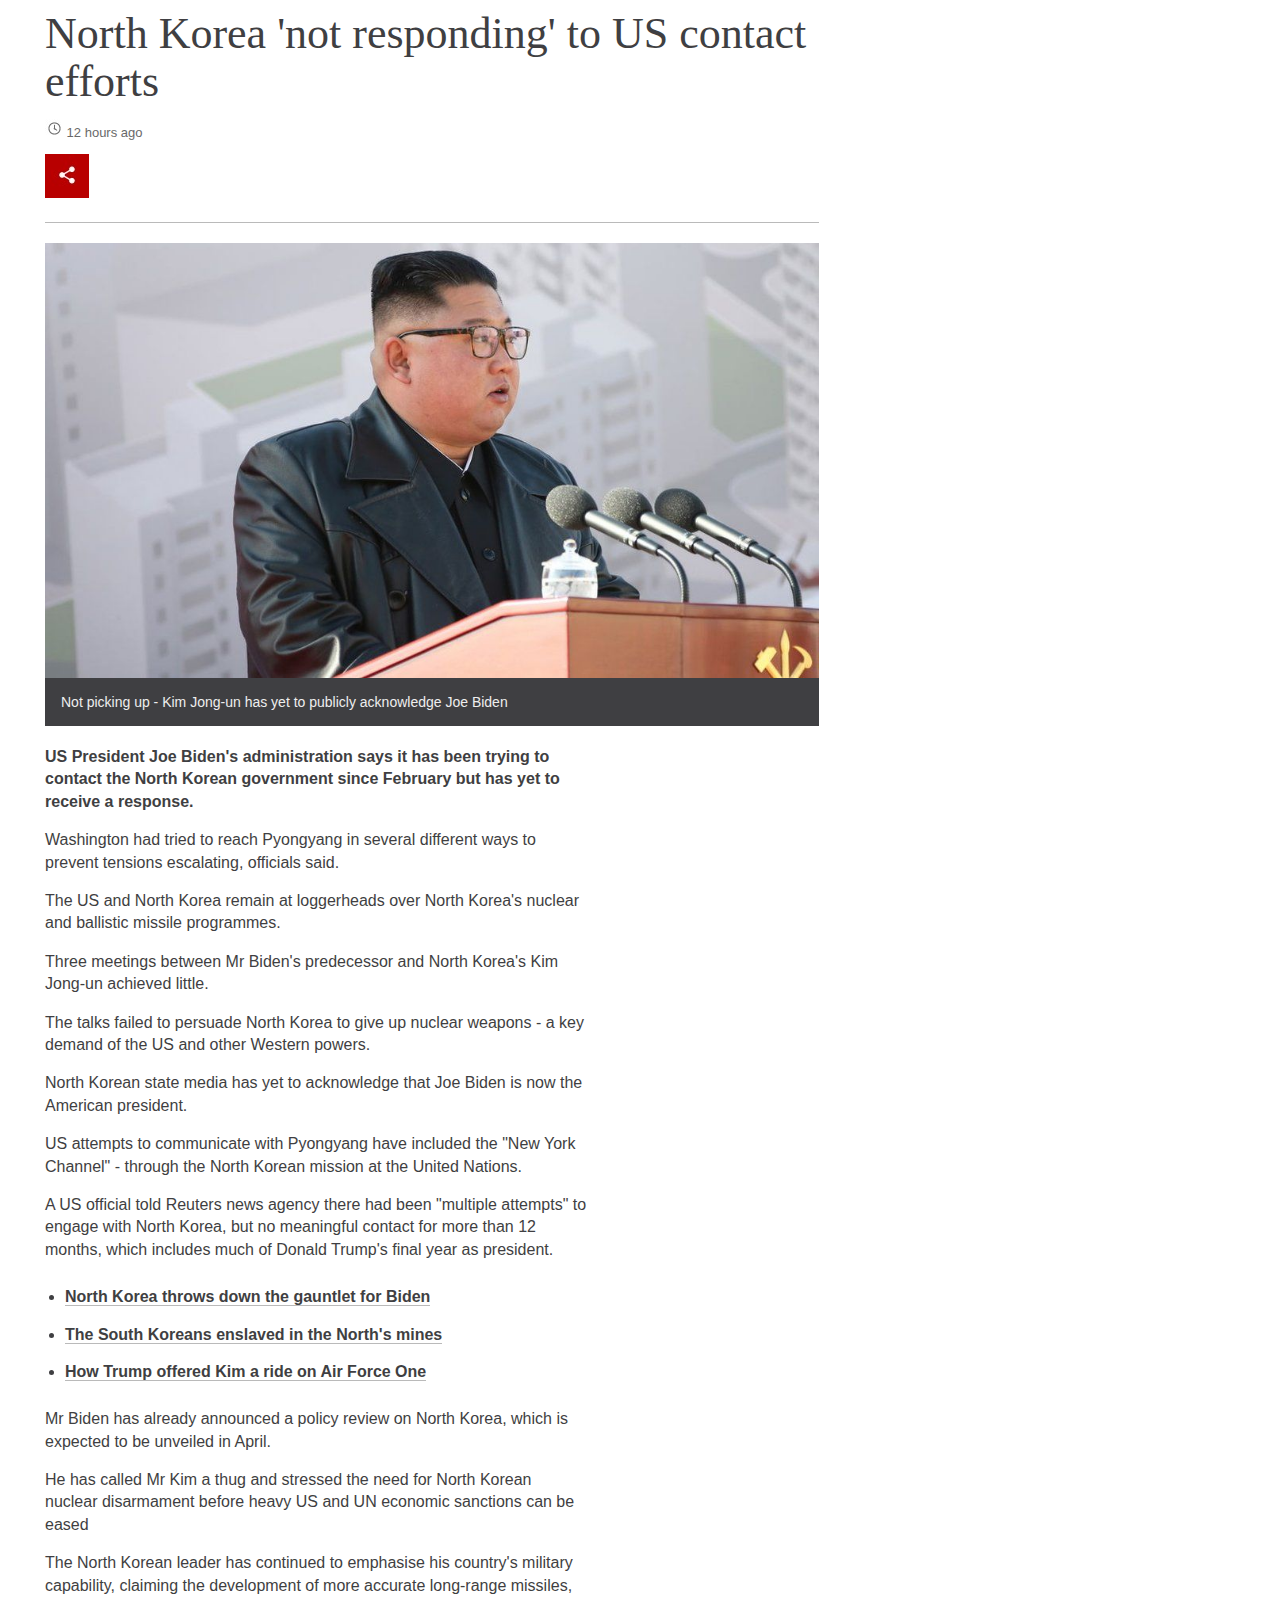
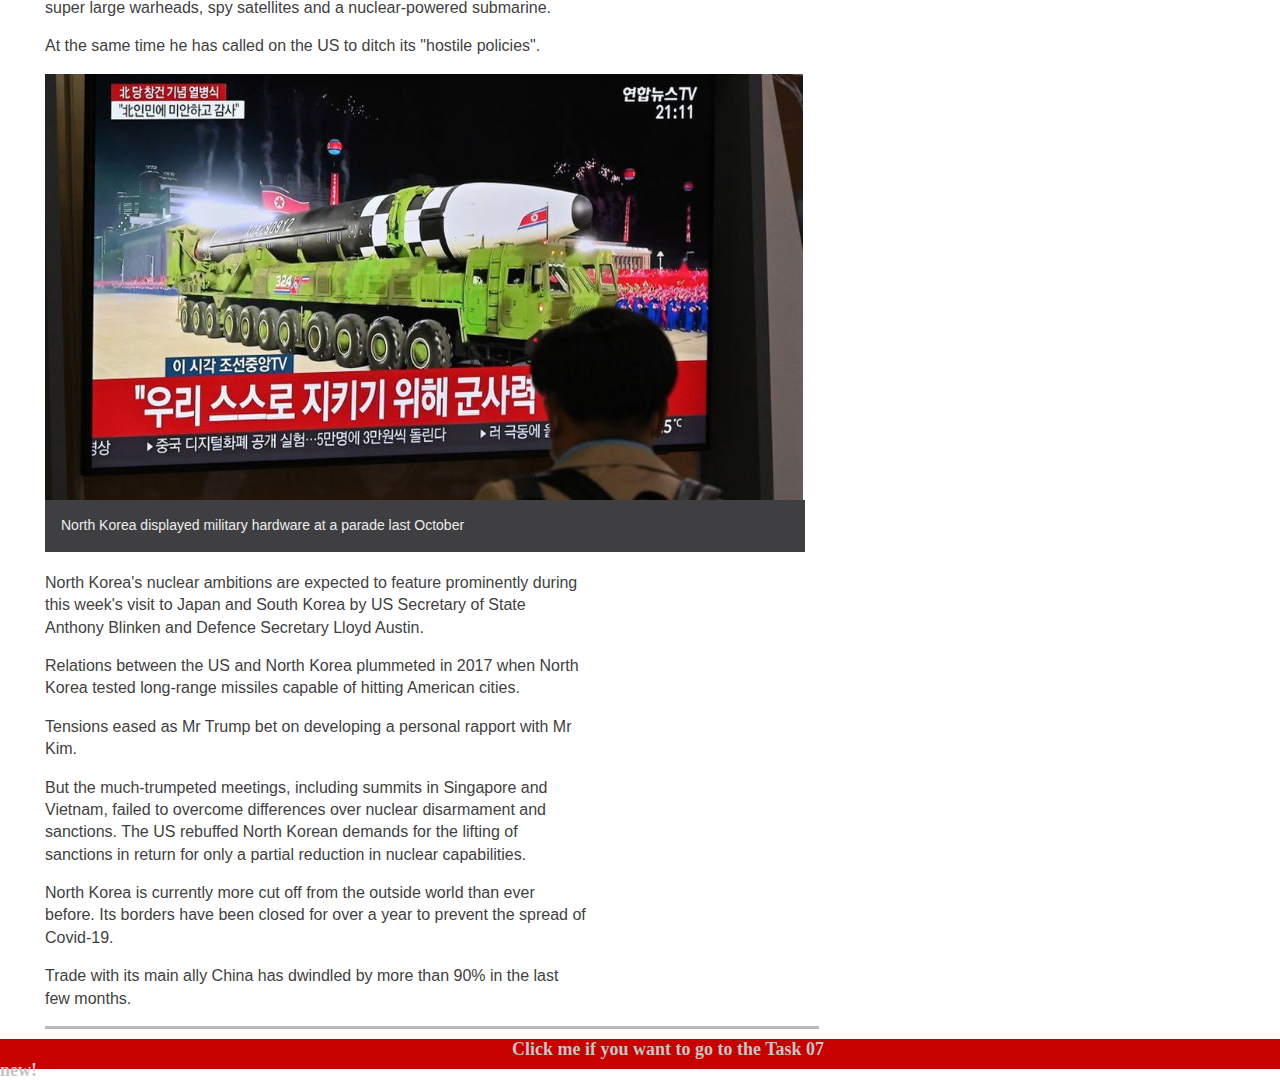
<file: index.html>
<!DOCTYPE html>
<html lang="en">
<head>
    <meta charset="UTF-8">
    <meta name="viewport" content="width=device-width, initial-scale=1.0">
    <title>North Korea 'not responding' to US contact efforts</title>
    <link rel="stylesheet" href="./CSS/stylesheet.css">
</head>
<body>
    <article id="container1">
        <div id="container2">
            <header>
                <h1>
                    North Korea 'not responding' to US contact efforts
                </h1>
                <time datetime="2021-03-14T08:49:19.000Z">
                    <p>
                        <img src="./img/clock.jpg" alt="clock">
                        12 hours ago
                    </p>
                </time>
                <img class="share" src="./img/share.jpg" alt="Share">
            </header>
            <section>
                <div class="img">
                    <img class="image" src="./img/kim-jong-un.jpg" alt="Kim Jong Un">
                    <figcaption class="fig">
                        Not picking up - Kim Jong-un has yet to publicly acknowledge Joe Biden
                    </figcaption>
                </div>
                <div class="parraph">
                    <p class="strong">
                        US President Joe Biden's administration says it has been trying to contact the North Korean government since
                        February but has yet to receive a response.
                    </p>
                    <p>
                        Washington had tried to reach Pyongyang in several different ways to prevent tensions escalating, officials 
                        said.
                    </p>
                    <p>
                        The US and North Korea remain at loggerheads over North Korea's nuclear and ballistic missile programmes.
                    </p>
                    <p>
                        Three meetings between Mr Biden's predecessor and North Korea's Kim Jong-un achieved little.
                    </p>
                    <p>
                        The talks failed to persuade North Korea to give up nuclear weapons - a key demand of the US and other 
                        Western powers.
                    </p>
                    <p>
                        North Korean state media has yet to acknowledge that Joe Biden is now the American president.
                    </p>
                    <p>
                        US attempts to communicate with Pyongyang have included the "New York Channel" - through the North Korean 
                        mission at the United Nations. 
                    </p>
                    <p>
                        A US official told Reuters news agency there had been "multiple attempts" to engage with North Korea, but 
                        no meaningful contact for more than 12 months, which includes much of Donald Trump's final year as president.
                    </p>
                    <ul>
                        <li>
                            <a class="li" href="https://www.bbc.co.uk/news/world-asia-55617502">North Korea throws down the gauntlet for Biden</a>
                        </li>
                        <li>
                            <a class="li" href="https://www.bbc.co.uk/news/world-asia-55617502">The South Koreans enslaved in the North's mines</a>
                        </li>
                        <li>
                            <a class="li" href="https://www.bbc.co.uk/news/world-us-canada-56118936">How Trump offered Kim a ride on Air Force One</a>
                        </li>
                    </ul>
                    <p>
                        Mr Biden has already announced a policy review on North Korea, which is expected to be unveiled in April.
                    </p>
                    <p>
                        He has called Mr Kim a thug and stressed the need for North Korean nuclear disarmament before heavy US and 
                        UN economic sanctions can be eased
                    </p>
                    <p>
                        The North Korean leader has continued to emphasise his country's military capability, claiming the 
                        development of more accurate long-range missiles, super large warheads, spy satellites and a nuclear-powered 
                        submarine.
                    </p>
                    <p>
                        At the same time he has called on the US to ditch its "hostile policies".
                    </p>
                    <div class="img">
                        <img class="image2" src="./img/television.jpg" alt="television">
                        <figcaption class="fig2">
                            North Korea displayed military hardware at a parade last October
                        </figcaption>
                    </div>
                    <p>
                        North Korea's nuclear ambitions are expected to feature prominently during this week's visit to Japan and 
                        South Korea by US Secretary of State Anthony Blinken and Defence Secretary Lloyd Austin.
                    </p>
                    <p>
                        Relations between the US and North Korea plummeted in 2017 when North Korea tested long-range missiles 
                        capable of hitting American cities.
                    </p>
                    <p>
                        Tensions eased as Mr Trump bet on developing a personal rapport with Mr Kim.
                    </p>
                    <p>
                        But the much-trumpeted meetings, including summits in Singapore and Vietnam, failed to overcome differences
                        over nuclear disarmament and sanctions. The US rebuffed North Korean demands for the lifting of sanctions 
                        in return for only a partial reduction in nuclear capabilities.
                    </p>
                    <p>
                        North Korea is currently more cut off from the outside world than ever before. Its borders have been closed
                        for over a year to prevent the spread of Covid-19.
                    </p>
                    <p>
                        Trade with its main ally China has dwindled by more than 90% in the last few months.
                    </p>
                </div>
            </section>
        </div>
        <aside>
        </aside>
    </article>
    <footer>
        <a class="foot" href="https://marianasdiaz.github.io/Task05/the-guardian.html">Click me if you want to go to the Task 07 new!</a>
    </footer>
</body>
</html>
</file>
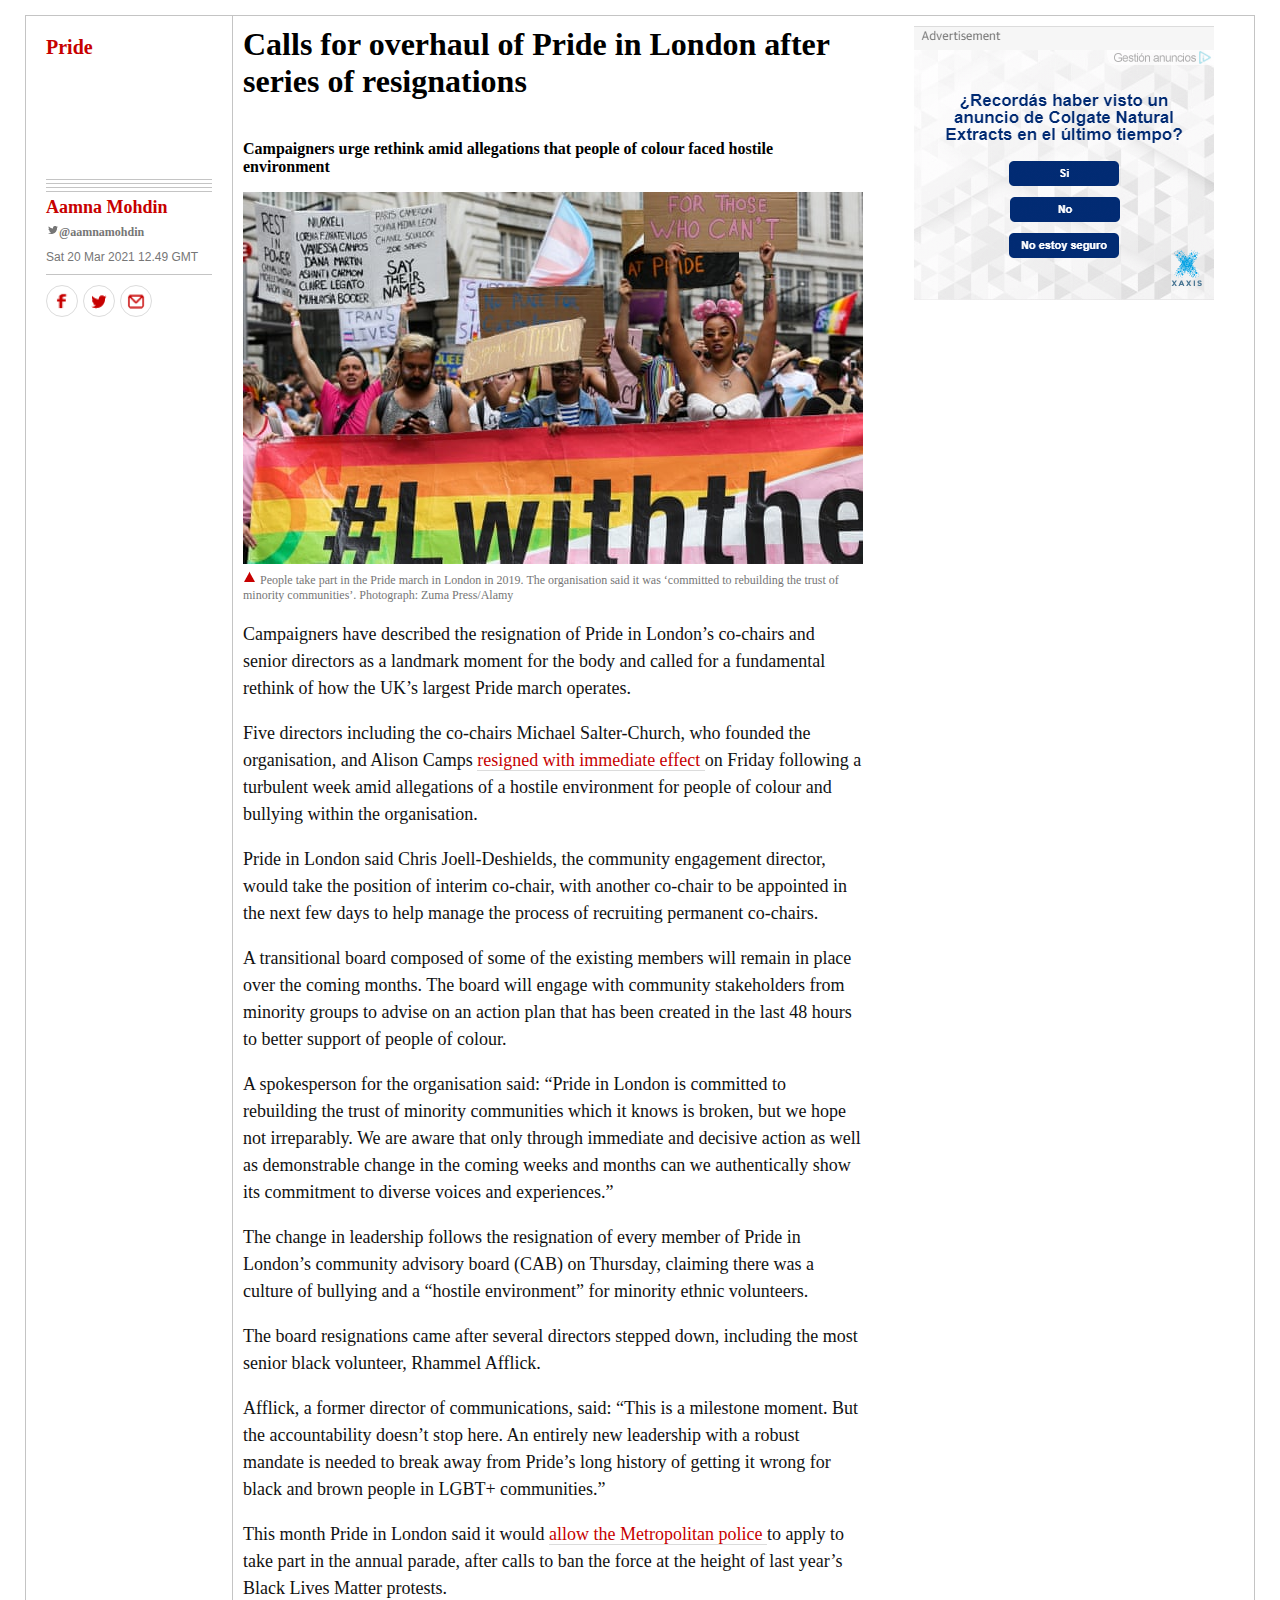
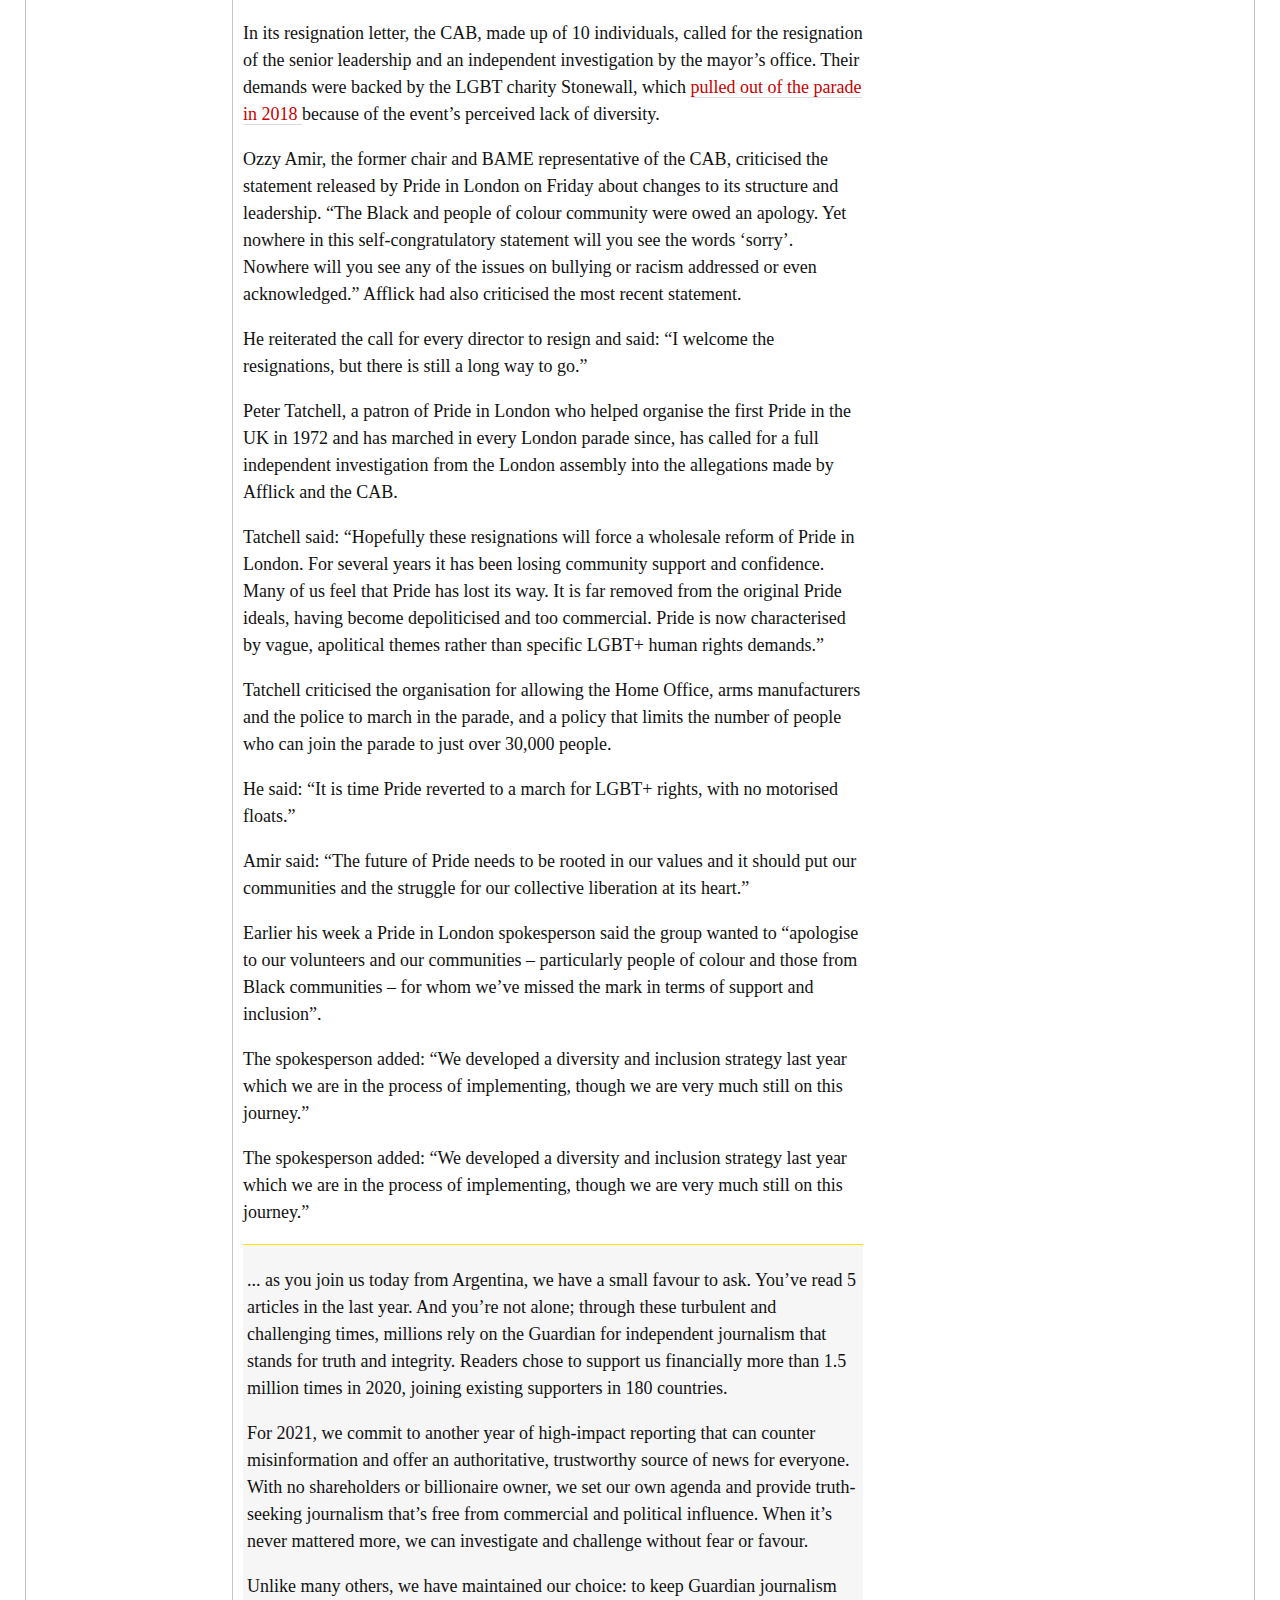
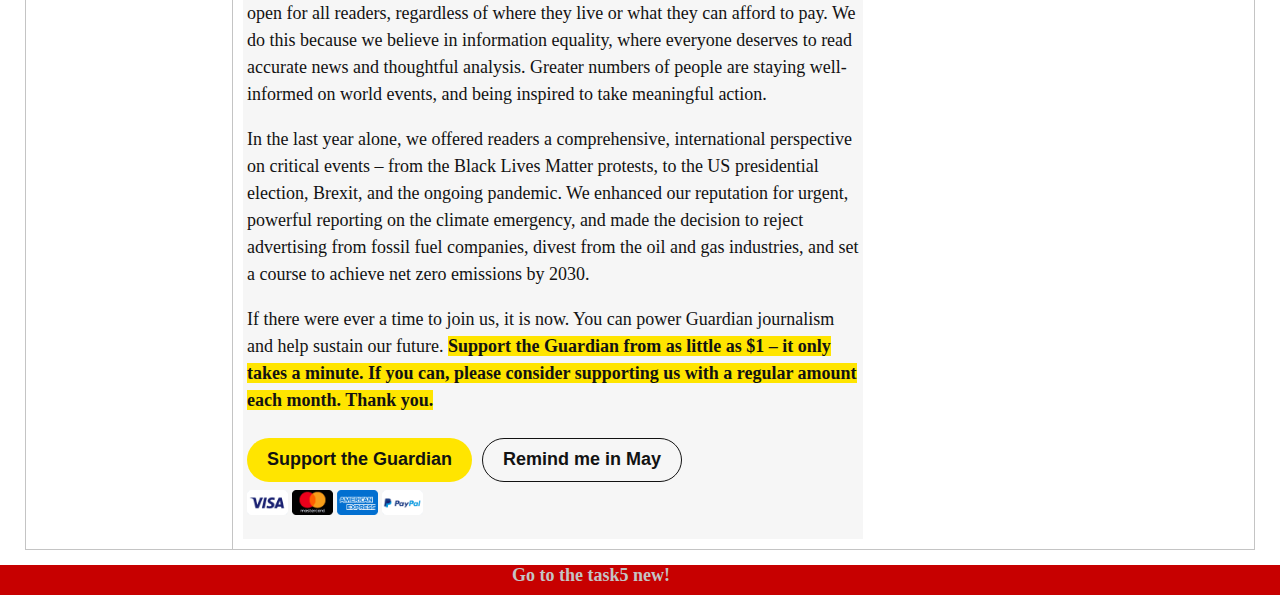
<file: the-guardian.html>
<!DOCTYPE html>
<html lang="en">
    <head>
        <meta charset="UTF-8">
        <meta http-equiv="X-UA-Compatible" content="IE=edge">
        <meta name="viewport" content="width=device-width, initial-scale=1.0">
        <title>Calls for overhaul of Pride in London after series of resignations</title>
        <link rel="stylesheet" href="./CSS/style.css">
    </head>
    <body>
        <div id="container">
            <article>
                <div id="title">
                    Calls for overhaul of Pride in London after series of resignations
                </div>
                <p id="sub-title">
                    Campaigners urge rethink amid allegations that people of colour faced hostile environment
                </p>
                <div>
                    <img src="./img/pride.jpg" alt="Pride">
                    <figcaption>
                        <img src="./img/triangle-up.png" alt="triangle-up">
                        People take part in the Pride march in London in 2019. The organisation said it was 
                        ‘committed to rebuilding the trust of minority communities’. Photograph: Zuma Press/Alamy
                    </figcaption>
                </div>
                <div id="paragraph">
                    <p>
                        Campaigners have described the resignation of Pride in London’s co-chairs and senior directors 
                        as a landmark moment for the body and called for a fundamental rethink of how the UK’s largest 
                        Pride march operates.
                    </p>
                    <p>
                        Five directors including the co-chairs Michael Salter-Church, who founded the organisation, and 
                        Alison Camps 
                        <a class="links" href="https://www.theguardian.com/world/2021/mar/18/entire-pride-in-london-advisory-board-resigns-bullying-claims">
                            resigned with immediate effect
                        </a> 
                        on Friday following a turbulent week amid allegations
                        of a hostile environment for people of colour and bullying within the organisation.
                    </p>
                    <p>
                        Pride in London said Chris Joell-Deshields, the community engagement director, would take the 
                        position of interim co-chair, with another co-chair to be appointed in the next few days to help
                            manage the process of recruiting permanent co-chairs.
                    </p>
                    <p>
                        A transitional board composed of some of the existing members will remain in place over the 
                        coming months. The board will engage with community stakeholders from minority groups to advise 
                        on an action plan that has been created in the last 48 hours to better support of people of colour.
                    </p>
                    <p>
                        A spokesperson for the organisation said: “Pride in London is committed to rebuilding the trust 
                        of minority communities which it knows is broken, but we hope not irreparably. We are aware that 
                        only through immediate and decisive action as well as demonstrable change in the coming weeks and 
                        months can we authentically show its commitment to diverse voices and experiences.”
                    </p>
                    <p>
                        The change in leadership follows the resignation of every member of Pride in London’s community 
                        advisory board (CAB) on Thursday, claiming there was a culture of bullying and a “hostile environment” 
                        for minority ethnic volunteers.
                    </p>
                    <p>
                        The board resignations came after several directors stepped down, including the most senior 
                        black volunteer, Rhammel Afflick.
                    </p>
                    <p>
                        Afflick, a former director of communications, said: “This is a milestone moment. But the 
                        accountability doesn’t stop here. An entirely new leadership with a robust mandate is needed to 
                        break away from Pride’s long history of getting it wrong for black and brown people in LGBT+ communities.”
                    </p>
                    <p>
                        This month Pride in London said it would 
                        <a class="links" href="https://www.theguardian.com/world/2021/mar/05/pride-in-london-rejects-ban-on-met-police-taking-part-in-parade">
                            allow the Metropolitan police 
                        </a>
                        to apply to take part in the annual parade, after calls to ban the force at the height of last 
                        year’s Black Lives Matter protests.
                    </p>
                    <p>
                        In its resignation letter, the CAB, made up of 10 individuals, called for the resignation of 
                        the senior leadership and an independent investigation by the mayor’s office. Their demands 
                        were backed by the LGBT charity Stonewall, which 
                        <a class="links" href="https://www.theguardian.com/world/2018/feb/23/stonewall-withdraws-from-pride-in-london-diversity-uk-black-pride">
                            pulled out of the parade in 2018 
                        </a>
                        because of the event’s perceived lack of diversity.
                    </p>
                    <p>
                        Ozzy Amir, the former chair and BAME representative of the CAB, criticised the statement 
                        released by Pride in London on Friday about changes to its structure and leadership. “The 
                        Black and people of colour community were owed an apology. Yet nowhere in this self-congratulatory 
                        statement will you see the words ‘sorry’. Nowhere will you see any of the issues on bullying or racism 
                        addressed or even acknowledged.” Afflick had also criticised the most recent statement.
                    </p>
                    <p>
                        He reiterated the call for every director to resign and said: “I welcome the resignations, but
                        there is still a long way to go.”
                    </p>
                    <p>
                        Peter Tatchell, a patron of Pride in London who helped organise the first Pride in the UK in 
                        1972 and has marched in every London parade since, has called for a full independent investigation 
                        from the London assembly into the allegations made by Afflick and the CAB.
                    </p>
                    <p>
                        Tatchell said: “Hopefully these resignations will force a wholesale reform of Pride in London. 
                        For several years it has been losing community support and confidence. Many of us feel that Pride 
                        has lost its way. It is far removed from the original Pride ideals, having become depoliticised 
                        and too commercial. Pride is now characterised by vague, apolitical themes rather than specific 
                        LGBT+ human rights demands.”
                    </p>
                    <p>
                        Tatchell criticised the organisation for allowing the Home Office, arms manufacturers and the 
                        police to march in the parade, and a policy that limits the number of people who can join the 
                        parade to just over 30,000 people.
                    </p>
                    <p>
                        He said: “It is time Pride reverted to a march for LGBT+ rights, with no motorised floats.”
                    </p>
                    <p>
                        Amir said: “The future of Pride needs to be rooted in our values and it should put our communities 
                        and the struggle for our collective liberation at its heart.”
                    </p>
                    <p>
                        Earlier his week a Pride in London spokesperson said the group wanted to “apologise to our 
                        volunteers and our communities – particularly people of colour and those from Black communities 
                        – for whom we’ve missed the mark in terms of support and inclusion”.
                    </p>
                    <p>
                        The spokesperson added: “We developed a diversity and inclusion strategy last year which we are 
                        in the process of implementing, though we are very much still on this journey.”
                    </p>
                    <p>
                        The spokesperson added: “We developed a diversity and inclusion strategy last year which we are 
                        in the process of implementing, though we are very much still on this journey.”
                    </p>
                </div>  
                <div id="not-new">
                    <p>
                        ... as you join us today from Argentina, we have a small favour to ask. You’ve read 5 articles in 
                        the last year. And you’re not alone; through these turbulent and challenging times, millions rely 
                        on the Guardian for independent journalism that stands for truth and integrity. Readers chose to 
                        support us financially more than 1.5 million times in 2020, joining existing supporters in 180 countries.
                    </p>
                    <p>
                        For 2021, we commit to another year of high-impact reporting that can counter misinformation 
                        and offer an authoritative, trustworthy source of news for everyone. With no shareholders or 
                        billionaire owner, we set our own agenda and provide truth-seeking journalism that’s free from 
                        commercial and political influence. When it’s never mattered more, we can investigate and challenge 
                        without fear or favour.
                    </p>
                    <p>
                        Unlike many others, we have maintained our choice: to keep Guardian journalism open for all 
                        readers, regardless of where they live or what they can afford to pay. We do this because we believe 
                        in information equality, where everyone deserves to read accurate news and thoughtful analysis. Greater 
                        numbers of people are staying well-informed on world events, and being inspired to take meaningful action.
                    </p>
                    <p>
                        In the last year alone, we offered readers a comprehensive, international perspective on critical 
                        events – from the Black Lives Matter protests, to the US presidential election, Brexit, and the 
                        ongoing pandemic. We enhanced our reputation for urgent, powerful reporting on the climate emergency, 
                        and made the decision to reject advertising from fossil fuel companies, divest from the oil and gas 
                        industries, and set a course to achieve net zero emissions by 2030.
                    </p>
                    <p>
                        If there were ever a time to join us, it is now. You can power Guardian journalism and help 
                        sustain our future. 
                        <span id="strong">
                            Support the Guardian from as little as $1 – it only takes a minute. If 
                            you can, please consider supporting us with a regular amount each month. Thank you.
                        </span>
                    </p>
                    <div id="buttons">
                        <a id="fake-button" href="shorturl.at/jmnD6">
                            Support the Guardian 
                        </a>
                        <button id="real-button">
                            Remind me in May
                        </button>
                    </div>
                    <img id="payment" src="./img/payment-methods.png" alt="payment-methods">
                </div>
            </article>
            <aside id="info">
                <div id="pride">
                    <p>
                        Pride
                    </p>
                </div>
                <div class="empty">
                </div>
                <div class="empty">
                </div>
                <div id="info-writter">
                    <p class="name">Aamna Mohdin</p>
                    <div class="twitter-user">
                        <img src="./img/twitter.png" alt="twitter bird"><a class="twitter-user" href="https://www.twitter.com/aamnamohdin">@aamnamohdin</a>
                    </div>
                    <div class="date">
                        Sat 20 Mar 2021 12.49 GMT
                    </div>
                </div>
                <div id="contact-us">
                    <a class="social-button" href="https://www.facebook.com/dialog/share?app_id=202314643182694&href=https%3A%2F%2Fwww.theguardian.com%2Fworld%2F2021%2Fmar%2F20%2Fcalls-overhaul-pride-in-london-after-resignations&CMP=share_btn_fb">
                        <img src="./img/F.png" alt="Facebook">
                    </a>
                    <a class="social-button" href="https://twitter.com/intent/tweet?text=Calls%20for%20overhaul%20of%20Pride%20in%20London%20after%20series%20of%20resignations&url=https%3A%2F%2Fwww.theguardian.com%2Fworld%2F2021%2Fmar%2F20%2Fcalls-overhaul-pride-in-london-after-resignations&CMP=share_btn_tw">
                        <img src="./img/T.png" alt="Twitter">
                    </a>
                    <a class="social-button" href="">
                        <img src="./img/m.png" alt="mail">
                    </a>
                </div>
            </aside>
            <div id="adv">
                <img src="./img/advertisement.png" alt="advertisement">
            </div>
        </div>
        <footer>
            <a class="foot" href="https://marianasdiaz.github.io/Task05/">
                Go to the task5 new!
            </a>
        </footer>
    </body>
</html>
</file>
<file: CSS/stylesheet.css>
body{
    margin: 0;
}
article{
    width: auto;
    margin: 10px 45px;
}
#container2{
    width: 65%;
}
header{
    padding-bottom: 20px;
    border-bottom: 1px solid rgb(186, 186, 186);
}
h1{
    font-family: Georgia, 'Times New Roman', Times, serif;
    font-weight: 500;
    font-size: 2.75rem;
    line-height: 3rem;
    color: rgb(63, 63, 66);
    margin: 10px 0;
}
time{
    font-family: ReithSans, Helvetica, Arial, freesans, sans-serif;
    font-weight: 400;
    font-size: 0.8125rem;
    line-height: 1rem;
    margin-top: -0.25rem;
    color: rgb(105, 105, 105);
}
section{
    padding-top: 20px;
    font-family: ReithSans, Helvetica, Arial, freesans, sans-serif;
    font-size: 16px;
    color: #3f3f42;
    border-bottom: 3px solid rgb(186, 186, 186);
}
.img{
    display: grid;
    margin-bottom: 20px;
}
.image{
    width: 100%;
}
.image2{
    width: 140%;
}
.fig{
    background: rgb(63, 63, 66);
    color: rgb(238, 238, 238);
    padding: 16px;
    font-size: 14px;
}
.fig2{
    background: rgb(63, 63, 66);
    color: rgb(238, 238, 238);
    padding: 16px;
    font-size: 14px;
    width: 134.4%;
}
.parraph{
    width: 70%;
    line-height: 1.4;

}
.strong{
    font-weight: 700;
}
ul{
    list-style-type: disc;
    margin: 25px 20px;
    padding: 0;
}
li{
    margin: 15px 0;
}
.li{
    text-decoration: none;
    font-weight: 700;
    color: rgb(63, 63, 66);
    border-bottom: 1px solid rgb(186, 186, 186);
}
.li:hover{
    font-weight: 700;
    color: rgb(184, 0, 0);
    border-bottom: 2px solid rgb(184, 0, 0);
}
footer{
    height: 30px;
    margin: 5px 0 0 0;
    background-color: rgb(199, 0, 0);
}
.foot{
    text-decoration: none;
    font-size: large;
    font-weight: 700;
    color: rgb(196, 196, 196);
    padding: 0 40%;
}
</file>
<file: CSS/style.css>
body {
    margin: 0px;
    width: 100%;
}
#container {
    /* width: 100%; */
    margin: 15px 25px;
    padding: 0px 20px;
    border-style: solid;
    border-color: rgb(196, 196, 196);
    border-width: 1px;
    display: flex;
    font-family: Georgia, 'Times New Roman', Times, serif;

}
article {
    order: 1;
    padding: 10px;
    width: 75%;
}
#title {
    font-size: xx-large;
    font-weight: 600;
    margin-bottom: 40px;
}
#sub-title{
    font-size: medium;
    font-weight: 700;
}
figcaption{
    color: #767676;
    font-size: 12px;
}
#paragraph{
    font-size: 18px;
    line-height: 1.5;
    color: #121212;
}
.links{
    text-decoration: none;
    border-bottom: 1px solid #DCDCDC;
    color: rgb(199, 0, 0);
}
.links:hover{
    border-bottom: 1px solid rgb(199, 0, 0);
}
#not-new{
    font-size: 18px;
    line-height: 1.5;
    color: #121212;
    padding: 4px 4px 12px;
    border-top: 1px solid rgb(255, 229, 0);
    background-color: rgb(246, 246, 246);
}
#strong{
    font-weight: 700;
    background-color: rgb(255, 229, 0);
}
#buttons{
    margin: 24px 8px 4px 0px;
    display: flex;
    flex-wrap: wrap;
    align-items: center;
}
#fake-button{
    display: inline-flex;
    justify-content: space-between;
    align-items: center;
    box-sizing: border-box;
    border: none;
    background: rgb(255, 229, 0);
    cursor: pointer;
    text-decoration: none;
    white-space: nowrap;
    line-height: 1.5;
    font-weight: 700;
    height: 44px;
    min-height: 44px;
    padding: 0px 20px 2px;
    border-radius: 44px;
    color: rgb(18, 18, 18);
    margin-right: 10px;
    font-family: Helvetica, Arial, "Lucida Grande", sans-serif;
}
#real-button{
    display: inline-flex;
    justify-content: space-between;
    align-items: center;
    box-sizing: border-box;
    cursor: pointer;
    text-decoration: none;
    white-space: nowrap;
    line-height: 1.5;
    font-weight: 700;
    height: 44px;
    min-height: 44px;
    padding: 0px 20px 2px;
    border-radius: 44px;
    color: rgb(18, 18, 18);
    border: 1px solid rgb(18, 18, 18);
    background-color: transparent;
    font-family: Helvetica, Arial, "Lucida Grande", sans-serif;
    font-size: 18px;
}
#payment{
    width: auto;
    height: 25px;
    margin: 4px 0px
}

#info {
    order: 0;
    width: 27%;
    border-right: 1px solid rgb(196, 196, 196);
    padding-right: 20px;
}
#pride{
    padding-bottom: 100px;
    border-bottom: 1px solid rgb(196, 196, 196);
    font-size: 20px;
    font-weight: 900;
    color: rgb(199, 0, 0);
    margin-bottom: 3px;
}
.empty{
    border-bottom: 1px solid rgb(196, 196, 196);
    margin: 3px 0;
}
#info-writter{
    border-top: 1px solid rgb(196, 196, 196);
    border-bottom: 1px solid rgb(196, 196, 196);
}
.name{
    font-size: 18px;
    color: rgb(199, 0, 0);
    font-weight: 700;
    margin: 5px 0 ;
}
.twitter-user{
    font-size: 12px;
    color: #767676;
    font-weight: 700;
    text-decoration: none;
}
.date{
    font-size: 12px;
    color: #767676;
    cursor: pointer;
    font-family: Helvetica, Arial, "Lucida Grande", sans-serif;
    padding: 10px 0;
}
#contact-us{
    display: flex;
    margin-top: 10px;
} 
#contact-us img{
    border: 1px solid #DCDCDC;
    white-space: nowrap;
    overflow: hidden;
    text-overflow: ellipsis;
    width: 20px;
    height: 20px;
    border-radius: 50%;
    display: inline-block;
    vertical-align: middle;
    position: relative;
    box-sizing: content-box;
    margin-right: 5px;
    padding: 5px;
}
.social-button{
    text-decoration: none;
}
#adv{
    order: 2;
    padding: 10px 20px 0 40px;
    width: 30%;
}
footer{
    height: 30px;
    margin: 5px 0 0 0;
    background-color: rgb(199, 0, 0);
}
.foot{
    text-decoration: none;
    font-size: large;
    font-weight: 700;
    color: rgb(196, 196, 196);
    padding: 0 40%;
}
</file>
